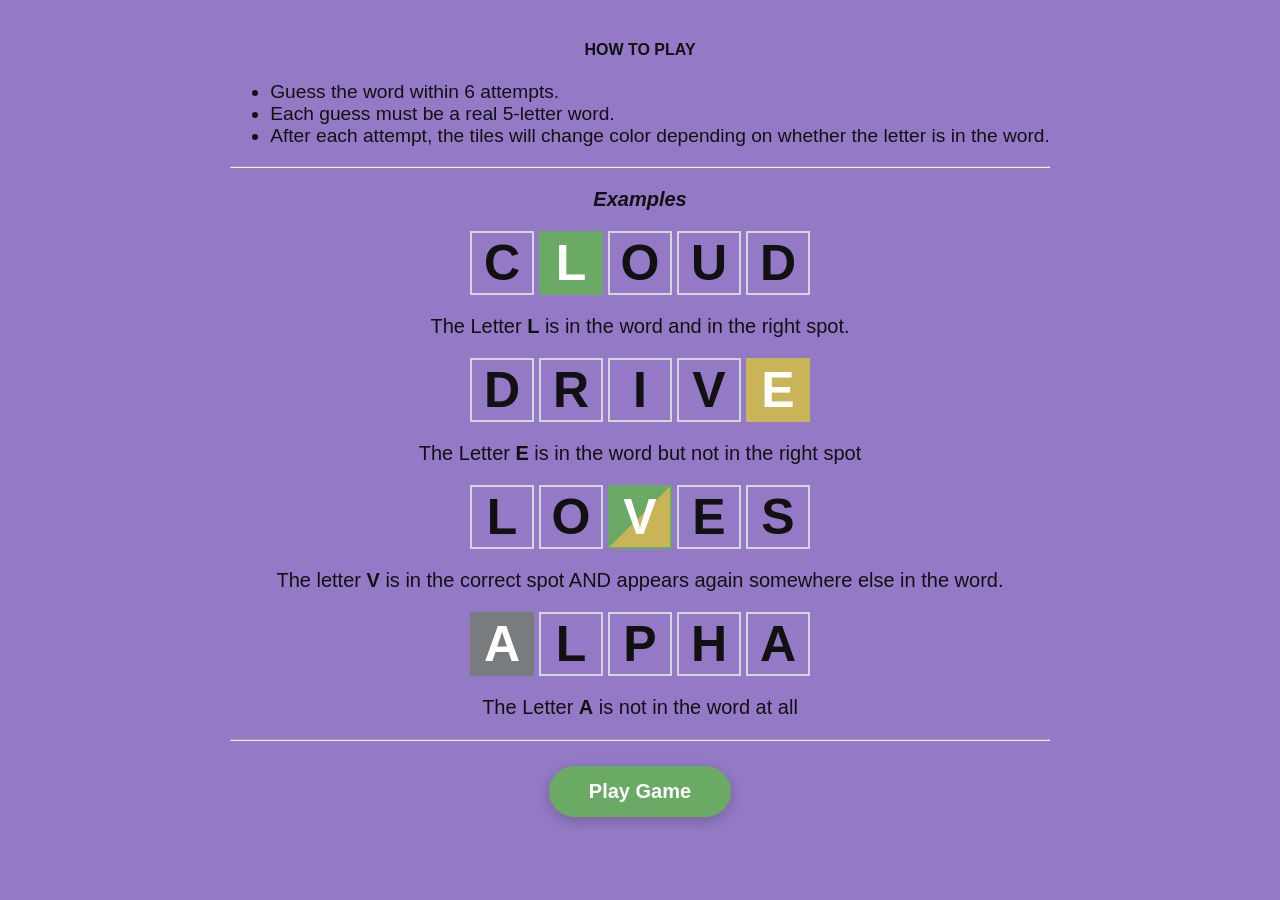
<file: index.html>
<!DOCTYPE html>
<html lang="en">
<head>
    <meta charset="UTF-8">
    <meta name="viewport" content="width=device-width, initial-scale=1.0">
    <title>WordGame! - How to Play</title>
    <link rel="stylesheet" href="style.css">

    <style>
        body {
            display: flex;
            justify-content: center;
            background-color: rgba(126, 95, 187, 0.826);
            margin: 0;
            padding: 20px 0 40px 0;
        }

        h4 {
            display: flex;
            justify-content: center;
        }
        
        .box {
            display: flex;
            justify-content: center;
            align-items: center;
            font-size: 50px;
        }

        .green {
            background-color: rgb(32, 171, 32);
            color: white;
        }

        .orange {
            background-color: rgb(231, 193, 6);
            color: white;
        }

        .gray {
            background-color: gray;
            color: white;
        }

        #rules .row {
            display: flex;
            justify-content: center;
            margin: 10px 0;
        }

        #rules p {
            text-align: center;
            font-size: 20px;
        }

        .rules-list {
            font-size: larger;
        }

        .diagonal {
            background: linear-gradient(
                135deg,
                rgb(32, 171, 32) 50%,   /* green */
                rgb(231, 193, 6) 50%    /* orange */
            );
            color: white;
        }

        /* ===== CONTINUE BUTTON STYLES ===== */
        .btn-container {
            display: flex;
            justify-content: center;
            margin-top: 25px;
        }

        .play-btn {
            display: inline-block;
            padding: 14px 40px;
            font-size: 20px;
            font-weight: 700;
            background-color: #6aaa64;
            color: white;
            text-decoration: none;
            border-radius: 30px;
            box-shadow: 0 4px 15px rgba(0, 0, 0, 0.2);
            transition: transform 0.2s, filter 0.2s;
        }

        .play-btn:hover {
            filter: brightness(1.1);
            transform: translateY(-2px);
        }
    </style>
</head>
<body>
    
    <div id="rules">
        <h4><strong>  HOW TO PLAY  </strong> </h4>

        <ul class="rules-list">
            <li>Guess the word within 6 attempts.</li>
            <li>Each guess must be a real 5‑letter word.</li>
            <li>After each attempt, the tiles will change color depending on whether the letter is in the word.</li>
        </ul>
        <hr>

        <p><em><strong>Examples</strong></em></p>

        <div class="row">
            <div class="box">C</div>
            <div class="box green">L</div>
            <div class="box">O</div>
            <div class="box">U</div>
            <div class="box">D</div>
        </div>

        <p>The Letter <strong>L</strong> is in the word and in the right spot.</p>

        <div class="row">
            <div class="box">D</div>
            <div class="box">R</div>
            <div class="box">I</div>
            <div class="box">V</div>
            <div class="box orange">E</div>
        </div>

        <p>The Letter <strong>E</strong> is in the word but not in the right spot</p>

        <div class="row">
            <div class="box">L</div>
            <div class="box">O</div>
            <div class="box diagonal">V</div>
            <div class="box">E</div>
            <div class="box">S</div>
        </div>

        <p>The letter <strong>V</strong> is in the correct spot AND appears again somewhere else in the word.</p>

        <div class="row">
            <div class="box gray">A</div>
            <div class="box">L</div>
            <div class="box">P</div>
            <div class="box">H</div>
            <div class="box">A</div>
        </div>

        <p>The Letter <strong>A</strong> is not in the word at all</p>
        <hr>

        <!-- Continue Button -->
        <div class="btn-container">
            <a href="game.html" class="play-btn">Play Game</a>
        </div>

    </div>

</body>
</html>
</file>
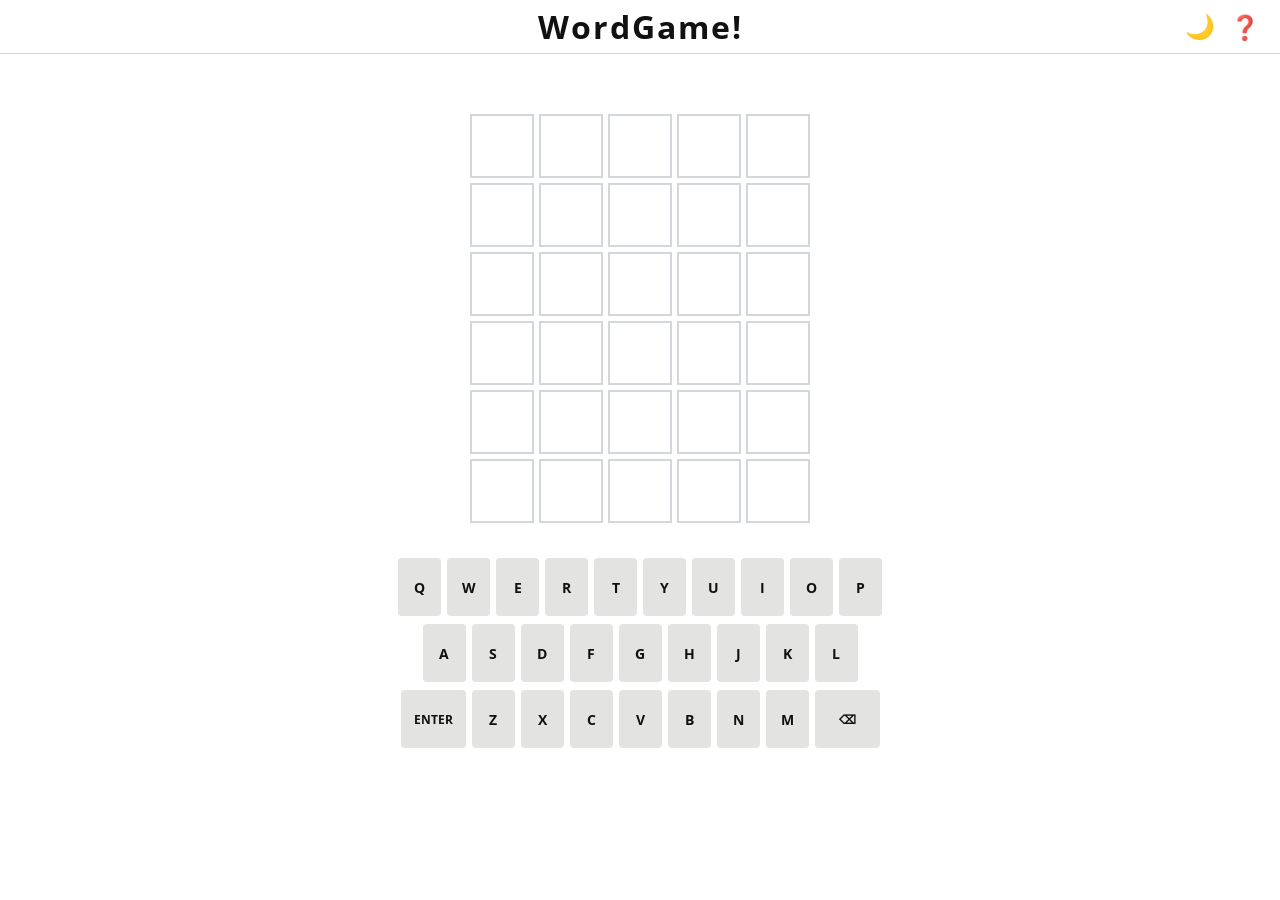
<file: game.html>
<!DOCTYPE html>
<html lang="en">
<head>
    <meta charset="UTF-8">
    <title>WordGame!</title>
    <link rel="stylesheet" href="style.css">
    <meta name="viewport" content="width=device-width, initial-scale=1.0">
    <!-- Adds a clean, modern font -->
    <link href="https://fonts.googleapis.com/css2?family=Open+Sans:wght@600;700&display=swap" rel="stylesheet">
</head>

<body>

<header>
    <h1>WordGame!</h1>
    <div class="header-icons">
        <button id="dark-mode-toggle" title="Toggle Dark Mode">🌙</button>
        <a href="index.html" class="info-link" title="How to Play">❓</a>
    </div>
</header>

<!-- Toast Notifications will pop up here -->
<div id="toast-container"></div>

<div class="game">
    <div id="board">
        <!-- Rows 1-6 -->
        <div class="row"><div class="box"></div><div class="box"></div><div class="box"></div><div class="box"></div><div class="box"></div></div>
        <div class="row"><div class="box"></div><div class="box"></div><div class="box"></div><div class="box"></div><div class="box"></div></div>
        <div class="row"><div class="box"></div><div class="box"></div><div class="box"></div><div class="box"></div><div class="box"></div></div>
        <div class="row"><div class="box"></div><div class="box"></div><div class="box"></div><div class="box"></div><div class="box"></div></div>
        <div class="row"><div class="box"></div><div class="box"></div><div class="box"></div><div class="box"></div><div class="box"></div></div>
        <div class="row"><div class="box"></div><div class="box"></div><div class="box"></div><div class="box"></div><div class="box"></div></div>
    </div>

    <div id="keyboard">
        <div class="keyrow">
            <div class="key" id="key-Q">Q</div><div class="key" id="key-W">W</div><div class="key" id="key-E">E</div><div class="key" id="key-R">R</div><div class="key" id="key-T">T</div><div class="key" id="key-Y">Y</div><div class="key" id="key-U">U</div><div class="key" id="key-I">I</div><div class="key" id="key-O">O</div><div class="key" id="key-P">P</div>
        </div>
        <div class="keyrow">
            <div class="key" id="key-A">A</div><div class="key" id="key-S">S</div><div class="key" id="key-D">D</div><div class="key" id="key-F">F</div><div class="key" id="key-G">G</div><div class="key" id="key-H">H</div><div class="key" id="key-J">J</div><div class="key" id="key-K">K</div><div class="key" id="key-L">L</div>
        </div>
        <div class="keyrow">
            <div class="key wide" data-key="ENTER">ENTER</div>
            <div class="key" id="key-Z">Z</div><div class="key" id="key-X">X</div><div class="key" id="key-C">C</div><div class="key" id="key-V">V</div><div class="key" id="key-B">B</div><div class="key" id="key-N">N</div><div class="key" id="key-M">M</div>
            <div class="key wide" data-key="DELETE">⌫</div>
        </div>
    </div>
</div>

<script src="words-answers.js"></script>
<script src="words-guesses.js"></script>
<script src="index.js"></script>
</body>
</html>
</file>
<file: style.css>
:root {
    --bg-color: #ffffff;
    --text-color: #111111;
    --border-light: #d3d6da;
    --border-dark: #878a8c;
    --key-bg: #e3e3e1;
    --key-text: #111111;
    --modal-bg: #ffffff;
    
    /* Game Colors */
    --color-green: #6aaa64;
    --color-yellow: #c9b458;
    --color-gray: #787c7e;
}

/* Dark Mode Variables - Triggers when 'dark-mode' class is on body */
body.dark-mode {
    --bg-color: #121213;
    --text-color: #ffffff;
    --border-light: #3a3a3c;
    --border-dark: #565758;
    --key-bg: #818384;
    --key-text: #ffffff;
    --modal-bg: #1a1a1b;
}

/* =========================================
   2. GLOBAL STYLES
   ========================================= */
body {
    background-color: var(--bg-color);
    color: var(--text-color);
    font-family: 'Open Sans', Arial, sans-serif;
    margin: 0;
    padding: 0;
    transition: background-color 0.3s ease, color 0.3s ease;
}

/* =========================================
   3. HEADER
   ========================================= */
header {
    display: flex;
    justify-content: space-between;
    align-items: center;
    border-bottom: 1px solid var(--border-light);
    padding: 10px 20px;
    margin-bottom: 60px;
}

header h1 {
    font-size: 32px;
    font-weight: 700;
    margin: 0;
    letter-spacing: 2px;
    position: absolute;
    left: 50%;
    transform: translateX(-50%);
}

.header-icons {
    margin-left: auto;
    display: flex;
    gap: 15px;
    align-items: center;
}

#dark-mode-toggle {
    background: none;
    border: none;
    font-size: 24px;
    cursor: pointer;
    padding: 0;
}

.info-link {
    font-size: 24px;
    text-decoration: none;
    color:rgba(3, 15, 236, 0.916)
}

/* =========================================
   4. BOARD & BOXES
   ========================================= */
.game {
    display: flex;
    flex-direction: column;
    align-items: center;
    justify-content: center;
}

.row {
    display: flex;
    gap: 5px;
    margin-bottom: 5px;
}

.box {
    width: 60px;
    height: 60px;
    border: 2px solid var(--border-light);
    display: flex;
    justify-content: center;
    align-items: center;
    font-size: 32px;
    font-weight: 700;
    text-transform: uppercase;
    transition: background-color 0.1s, border-color 0.1s;
}

/* Give filled boxes a slightly darker border before they are submitted */
.box.filled {
    border-color: var(--border-dark);
}

/* =========================================
   5. KEYBOARD
   ========================================= */
#keyboard {
    margin-top: 30px;
    display: flex;
    flex-direction: column;
    align-items: center;
    gap: 8px;
}

.keyrow {
    display: flex;
    justify-content: center;
    gap: 6px;
}

.key {
    background-color: var(--key-bg);
    color: var(--key-text);
    border: none;
    border-radius: 4px;
    height: 58px;
    width: 43px;
    display: flex;
    justify-content: center;
    align-items: center;
    font-weight: 700;
    font-size: 14px;
    cursor: pointer;
    user-select: none;
    transition: background-color 0.2s;
}

.key.wide {
    width: 65px;
    font-size: 12px;
}

/* =========================================
   6. GAME COLORS 
   ========================================= */
.green {
    background-color: var(--color-green) !important;
    color: white !important;
    border-color: var(--color-green) !important;
}

.orange {
    background-color: var(--color-yellow) !important;
    color: white !important;
    border-color: var(--color-yellow) !important;
}

.gray {
    background-color: var(--color-gray) !important;
    color: white !important;
    border-color: var(--color-gray) !important;
}

.diagonal {
    background: linear-gradient(135deg, var(--color-green) 50%, var(--color-yellow) 50%) !important;
    color: white !important;
    border-color: var(--color-green) !important;
}

.key.diagonal {
    background: linear-gradient(135deg, var(--color-green) 50%, var(--color-yellow) 50%) !important;
    color: white !important;
}


/* 🌙 DARK MODE gray tiles and keys - FORCED */
body.dark-mode .box.gray, 
body.dark-mode .key.gray {
    background-color: #3a3a3c !important; 
    border-color: #3a3a3c !important;
    color: white !important;
}

/* =========================================
   7. TOAST NOTIFICATIONS (Slick popup alerts)
   ========================================= */
#toast-container {
    position: fixed;
    top: 10%;
    left: 50%;
    transform: translateX(-50%);
    display: flex;
    flex-direction: column;
    align-items: center;
    gap: 10px;
    z-index: 1000;
}

.toast {
    background-color: var(--text-color);
    color: var(--bg-color);
    padding: 12px 20px;
    border-radius: 8px;
    font-weight: 600;
    font-size: 14px;
    opacity: 1;
    transition: opacity 0.3s ease-out;
    box-shadow: 0 4px 12px rgba(0,0,0,0.15);
}

.toast.fade-out {
    opacity: 0;
}

/* =========================================
   8. MODAL POLISH (Modern UI)
   ========================================= */
#modal-overlay {
    position: fixed;
    inset: 0;
    background: rgba(0, 0, 0, 0.6);
    backdrop-filter: blur(6px); /* High-end glass effect */
    display: flex;
    justify-content: center;
    align-items: center;
    z-index: 100;
    
    /* Smooth fade in */
    opacity: 0;
    animation: fadeIn 0.3s forwards ease-out;
}

#modal {
    background: var(--modal-bg);
    color: var(--text-color);
    border-radius: 16px; /* Rounder, modern corners */
    padding: 40px 50px;
    text-align: center;
    box-shadow: 0 10px 40px rgba(0, 0, 0, 0.4);
    border: 1px solid var(--border-light);
    
    /* Smooth scale pop-in */
    transform: scale(0.8);
    animation: popUp 0.3s 0.1s forwards cubic-bezier(0.175, 0.885, 0.32, 1.275);
}

#modal-message {
    font-size: 26px;
    font-weight: 700;
    margin-bottom: 25px;
    letter-spacing: 0.5px;
}

#modal-btn {
    padding: 14px 36px;
    font-size: 18px;
    font-weight: 700;
    background-color: var(--color-green);
    color: white;
    border: none;
    border-radius: 30px; /* Pill-shaped modern button */
    cursor: pointer;
    transition: transform 0.2s, filter 0.2s;
    box-shadow: 0 4px 15px rgba(106, 170, 100, 0.4);
}

#modal-btn:hover {
    filter: brightness(1.1);
    transform: translateY(-2px);
}

/* Modal Animations */
@keyframes fadeIn {
    to { opacity: 1; }
}

@keyframes popUp {
    to { transform: scale(1); }
}

/* =========================================
   9. ANIMATIONS
   ========================================= */
.flip { animation: flipIn 1.2s ease forwards; }
@keyframes flipIn {
    0% { transform: rotateX(0deg); }
    50% { transform: rotateX(90deg); }
    100% { transform: rotateX(0deg); }
}

.pop { animation: popIn 0.1s ease-in-out; }
@keyframes popIn {
    0% { transform: scale(1); }
    50% { transform: scale(1.1); }
    100% { transform: scale(1); }
}

.shake { animation: shake 0.4s; }
@keyframes shake {
    0%, 100% { transform: translateX(0); }
    10%, 30%, 50%, 70%, 90% { transform: translateX(-5px); }
    20%, 40%, 60%, 80% { transform: translateX(5px); }
}

.bounce { animation: bounce 0.6s ease forwards; }
@keyframes bounce {
    0%   { transform: translateY(0); }
    30%  { transform: translateY(-20px); }
    60%  { transform: translateY(-10px); }
    80%  { transform: translateY(-15px); }
    100% { transform: translateY(0); }
}

/* =========================================
   10. MOBILE RESPONSIVENESS
   ========================================= */
@media (max-width: 500px) {
    header h1 { font-size: 24px; }
    
    .box {
        width: 13.5vw;
        height: 13.5vw;
        font-size: 7vw;
    }

    .key {
        height: 58px;
        width: 8vw;
        font-size: 12px;
    }

    .key.wide {
        width: 14vw;
        font-size: 11px;
    }
}
</file>
